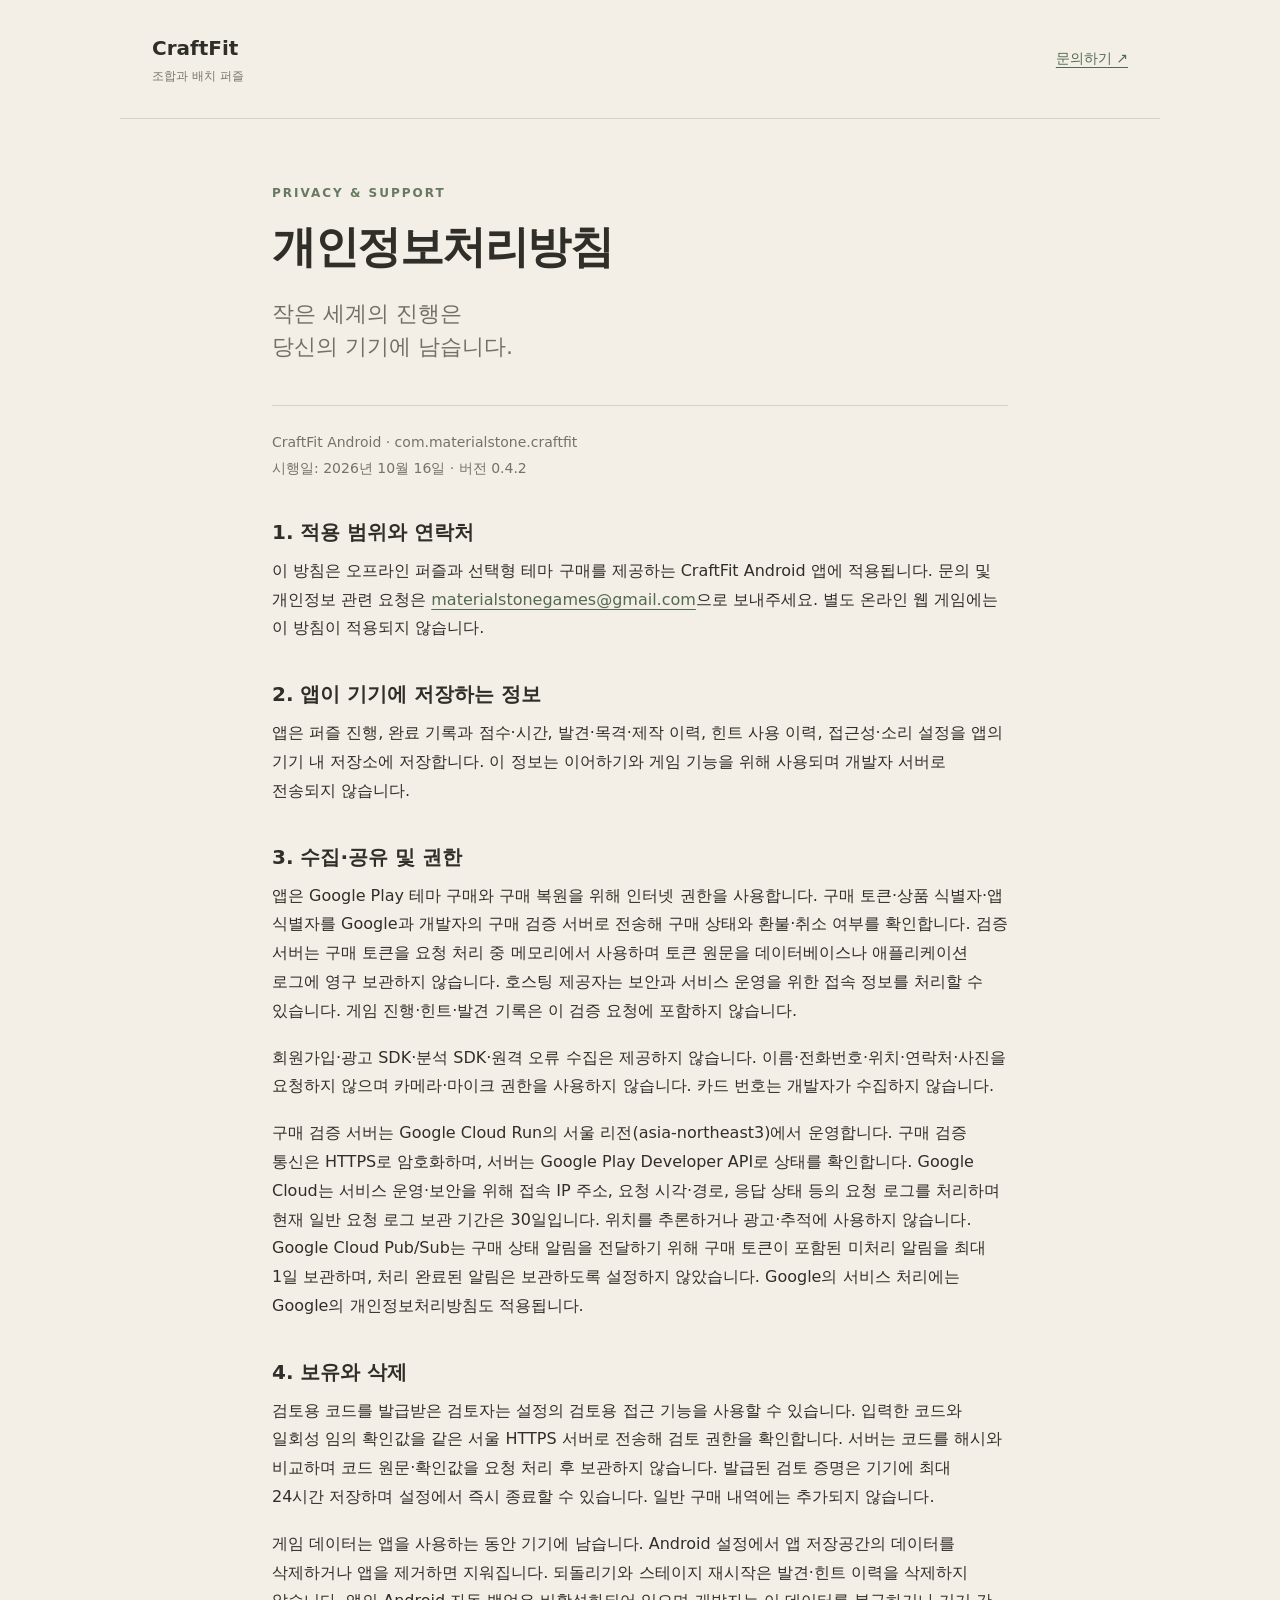
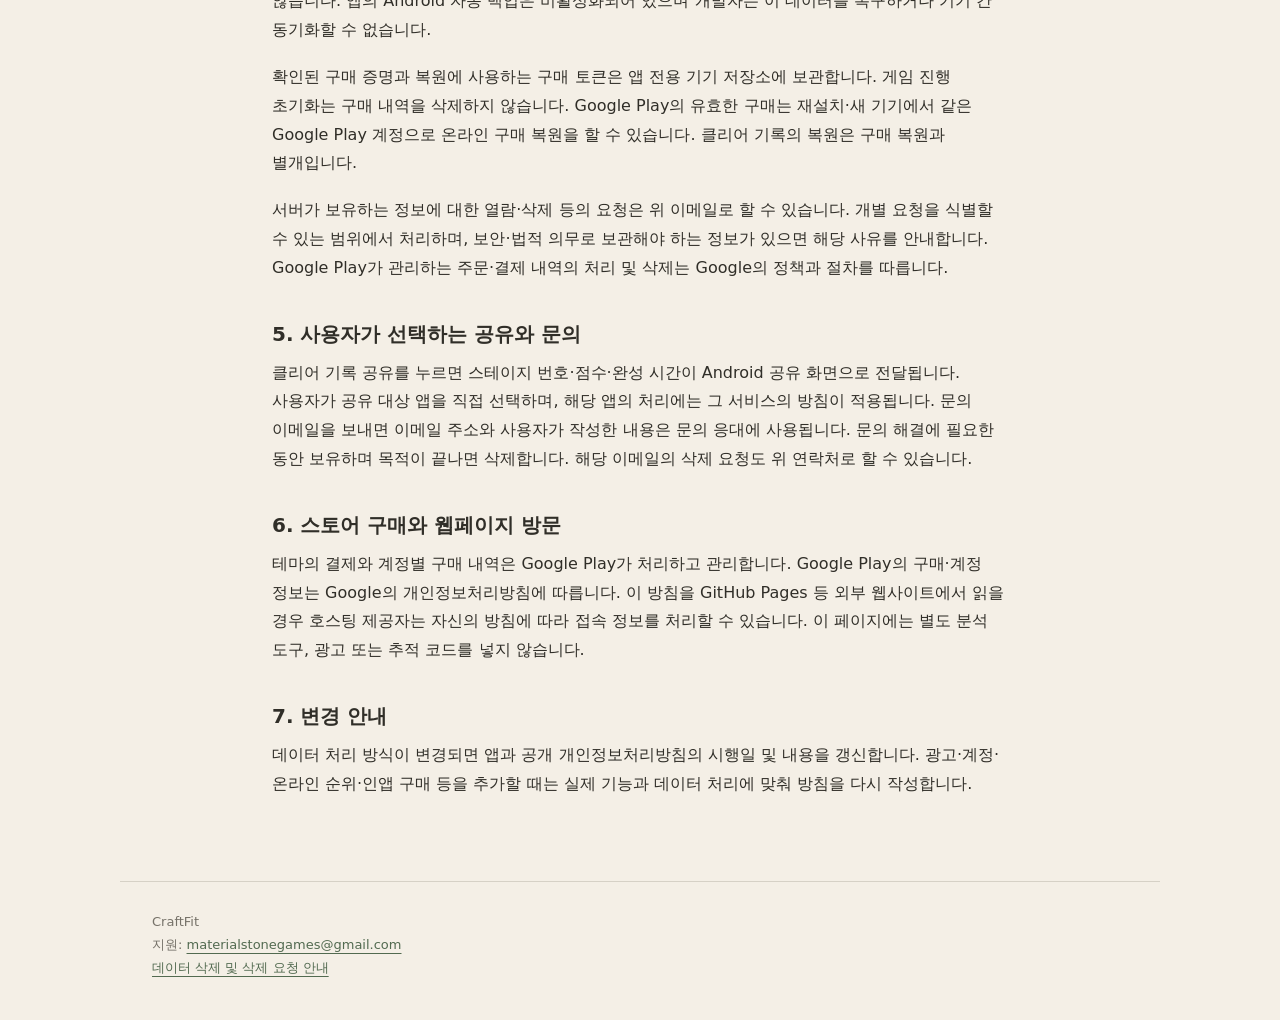
<file: index.html>
<!doctype html>
<html lang="ko"><head><meta charset="utf-8"><meta name="viewport" content="width=device-width,initial-scale=1">
<meta name="description" content="CraftFit 오프라인 Android 앱의 개인정보처리방침과 지원 연락처.">
<meta name="color-scheme" content="light"><title>개인정보처리방침 · CraftFit</title>
<link rel="stylesheet" href="./style.css"></head><body>
<header><a href="./" aria-label="CraftFit 개인정보처리방침">CraftFit<span>조합과 배치 퍼즐</span></a><a href="mailto:materialstonegames@gmail.com">문의하기 ↗</a></header>
<main><div class="eyebrow">PRIVACY & SUPPORT</div><h1>개인정보처리방침</h1><p class="intro">작은 세계의 진행은<br>당신의 기기에 남습니다.</p>
<article>
<p class="muted">CraftFit Android · com.materialstone.craftfit<br>시행일: 2026년 10월 16일 · 버전 0.4.2</p>
<h3>1. 적용 범위와 연락처</h3>
<p>이 방침은 오프라인 퍼즐과 선택형 테마 구매를 제공하는 CraftFit Android 앱에 적용됩니다. 문의 및 개인정보 관련 요청은 <a href="mailto:materialstonegames@gmail.com">materialstonegames@gmail.com</a>으로 보내주세요. 별도 온라인 웹 게임에는 이 방침이 적용되지 않습니다.</p>
<h3>2. 앱이 기기에 저장하는 정보</h3>
<p>앱은 퍼즐 진행, 완료 기록과 점수·시간, 발견·목격·제작 이력, 힌트 사용 이력, 접근성·소리 설정을 앱의 기기 내 저장소에 저장합니다. 이 정보는 이어하기와 게임 기능을 위해 사용되며 개발자 서버로 전송되지 않습니다.</p>
<h3>3. 수집·공유 및 권한</h3>
<p>앱은 Google Play 테마 구매와 구매 복원을 위해 인터넷 권한을 사용합니다. 구매 토큰·상품 식별자·앱 식별자를 Google과 개발자의 구매 검증 서버로 전송해 구매 상태와 환불·취소 여부를 확인합니다. 검증 서버는 구매 토큰을 요청 처리 중 메모리에서 사용하며 토큰 원문을 데이터베이스나 애플리케이션 로그에 영구 보관하지 않습니다. 호스팅 제공자는 보안과 서비스 운영을 위한 접속 정보를 처리할 수 있습니다. 게임 진행·힌트·발견 기록은 이 검증 요청에 포함하지 않습니다.</p>
<p>회원가입·광고 SDK·분석 SDK·원격 오류 수집은 제공하지 않습니다. 이름·전화번호·위치·연락처·사진을 요청하지 않으며 카메라·마이크 권한을 사용하지 않습니다. 카드 번호는 개발자가 수집하지 않습니다.</p>
<p>구매 검증 서버는 Google Cloud Run의 서울 리전(asia-northeast3)에서 운영합니다. 구매 검증 통신은 HTTPS로 암호화하며, 서버는 Google Play Developer API로 상태를 확인합니다. Google Cloud는 서비스 운영·보안을 위해 접속 IP 주소, 요청 시각·경로, 응답 상태 등의 요청 로그를 처리하며 현재 일반 요청 로그 보관 기간은 30일입니다. 위치를 추론하거나 광고·추적에 사용하지 않습니다. Google Cloud Pub/Sub는 구매 상태 알림을 전달하기 위해 구매 토큰이 포함된 미처리 알림을 최대 1일 보관하며, 처리 완료된 알림은 보관하도록 설정하지 않았습니다. Google의 서비스 처리에는 Google의 개인정보처리방침도 적용됩니다.</p>
<h3>4. 보유와 삭제</h3>
<p>검토용 코드를 발급받은 검토자는 설정의 검토용 접근 기능을 사용할 수 있습니다. 입력한 코드와 일회성 임의 확인값을 같은 서울 HTTPS 서버로 전송해 검토 권한을 확인합니다. 서버는 코드를 해시와 비교하며 코드 원문·확인값을 요청 처리 후 보관하지 않습니다. 발급된 검토 증명은 기기에 최대 24시간 저장하며 설정에서 즉시 종료할 수 있습니다. 일반 구매 내역에는 추가되지 않습니다.</p>
<p>게임 데이터는 앱을 사용하는 동안 기기에 남습니다. Android 설정에서 앱 저장공간의 데이터를 삭제하거나 앱을 제거하면 지워집니다. 되돌리기와 스테이지 재시작은 발견·힌트 이력을 삭제하지 않습니다. 앱의 Android 자동 백업은 비활성화되어 있으며 개발자는 이 데이터를 복구하거나 기기 간 동기화할 수 없습니다.</p>
<p>확인된 구매 증명과 복원에 사용하는 구매 토큰은 앱 전용 기기 저장소에 보관합니다. 게임 진행 초기화는 구매 내역을 삭제하지 않습니다. Google Play의 유효한 구매는 재설치·새 기기에서 같은 Google Play 계정으로 온라인 구매 복원을 할 수 있습니다. 클리어 기록의 복원은 구매 복원과 별개입니다.</p>
<p>서버가 보유하는 정보에 대한 열람·삭제 등의 요청은 위 이메일로 할 수 있습니다. 개별 요청을 식별할 수 있는 범위에서 처리하며, 보안·법적 의무로 보관해야 하는 정보가 있으면 해당 사유를 안내합니다. Google Play가 관리하는 주문·결제 내역의 처리 및 삭제는 Google의 정책과 절차를 따릅니다.</p>
<h3>5. 사용자가 선택하는 공유와 문의</h3>
<p>클리어 기록 공유를 누르면 스테이지 번호·점수·완성 시간이 Android 공유 화면으로 전달됩니다. 사용자가 공유 대상 앱을 직접 선택하며, 해당 앱의 처리에는 그 서비스의 방침이 적용됩니다. 문의 이메일을 보내면 이메일 주소와 사용자가 작성한 내용은 문의 응대에 사용됩니다. 문의 해결에 필요한 동안 보유하며 목적이 끝나면 삭제합니다. 해당 이메일의 삭제 요청도 위 연락처로 할 수 있습니다.</p>
<h3>6. 스토어 구매와 웹페이지 방문</h3>
<p>테마의 결제와 계정별 구매 내역은 Google Play가 처리하고 관리합니다. Google Play의 구매·계정 정보는 Google의 개인정보처리방침에 따릅니다. 이 방침을 GitHub Pages 등 외부 웹사이트에서 읽을 경우 호스팅 제공자는 자신의 방침에 따라 접속 정보를 처리할 수 있습니다. 이 페이지에는 별도 분석 도구, 광고 또는 추적 코드를 넣지 않습니다.</p>
<h3>7. 변경 안내</h3>
<p>데이터 처리 방식이 변경되면 앱과 공개 개인정보처리방침의 시행일 및 내용을 갱신합니다. 광고·계정·온라인 순위·인앱 구매 등을 추가할 때는 실제 기능과 데이터 처리에 맞춰 방침을 다시 작성합니다.</p></article></main><footer>CraftFit<br>지원: <a href="mailto:materialstonegames@gmail.com">materialstonegames@gmail.com</a><br><a href="./delete-data.html">데이터 삭제 및 삭제 요청 안내</a></footer>
</body></html>
</file>
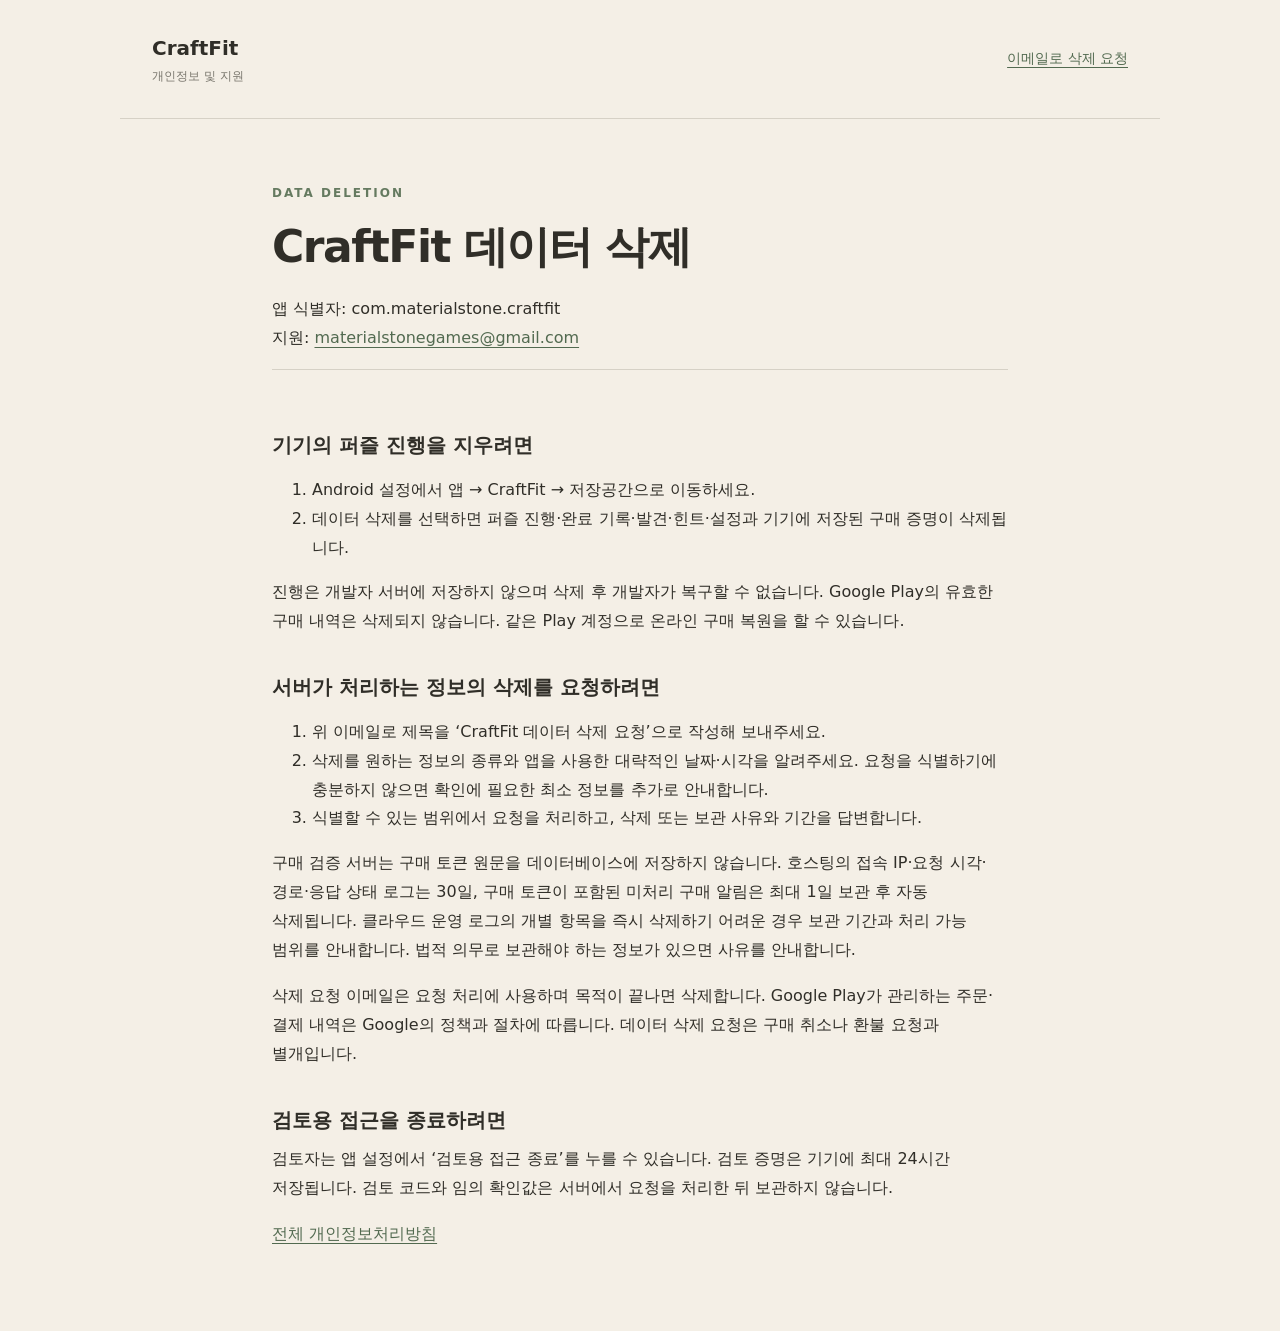
<file: delete-data.html>
<!doctype html><html lang="ko"><head><meta charset="utf-8"><meta name="viewport" content="width=device-width,initial-scale=1"><title>데이터 삭제 요청 · CraftFit</title><link rel="stylesheet" href="./style.css"></head><body><header><a href="./">CraftFit<span>개인정보 및 지원</span></a><a href="mailto:materialstonegames@gmail.com">이메일로 삭제 요청</a></header><main><div class="eyebrow">DATA DELETION</div><h1>CraftFit 데이터 삭제</h1><p>앱 식별자: com.materialstone.craftfit<br>지원: <a href="mailto:materialstonegames@gmail.com?subject=CraftFit%20데이터%20삭제%20요청">materialstonegames@gmail.com</a></p><article><h3>기기의 퍼즐 진행을 지우려면</h3><ol><li>Android 설정에서 앱 → CraftFit → 저장공간으로 이동하세요.</li><li>데이터 삭제를 선택하면 퍼즐 진행·완료 기록·발견·힌트·설정과 기기에 저장된 구매 증명이 삭제됩니다.</li></ol><p>진행은 개발자 서버에 저장하지 않으며 삭제 후 개발자가 복구할 수 없습니다. Google Play의 유효한 구매 내역은 삭제되지 않습니다. 같은 Play 계정으로 온라인 구매 복원을 할 수 있습니다.</p><h3>서버가 처리하는 정보의 삭제를 요청하려면</h3><ol><li>위 이메일로 제목을 ‘CraftFit 데이터 삭제 요청’으로 작성해 보내주세요.</li><li>삭제를 원하는 정보의 종류와 앱을 사용한 대략적인 날짜·시각을 알려주세요. 요청을 식별하기에 충분하지 않으면 확인에 필요한 최소 정보를 추가로 안내합니다.</li><li>식별할 수 있는 범위에서 요청을 처리하고, 삭제 또는 보관 사유와 기간을 답변합니다.</li></ol><p>구매 검증 서버는 구매 토큰 원문을 데이터베이스에 저장하지 않습니다. 호스팅의 접속 IP·요청 시각·경로·응답 상태 로그는 30일, 구매 토큰이 포함된 미처리 구매 알림은 최대 1일 보관 후 자동 삭제됩니다. 클라우드 운영 로그의 개별 항목을 즉시 삭제하기 어려운 경우 보관 기간과 처리 가능 범위를 안내합니다. 법적 의무로 보관해야 하는 정보가 있으면 사유를 안내합니다.</p><p>삭제 요청 이메일은 요청 처리에 사용하며 목적이 끝나면 삭제합니다. Google Play가 관리하는 주문·결제 내역은 Google의 정책과 절차에 따릅니다. 데이터 삭제 요청은 구매 취소나 환불 요청과 별개입니다.</p><h3>검토용 접근을 종료하려면</h3><p>검토자는 앱 설정에서 ‘검토용 접근 종료’를 누를 수 있습니다. 검토 증명은 기기에 최대 24시간 저장됩니다. 검토 코드와 임의 확인값은 서버에서 요청을 처리한 뒤 보관하지 않습니다.</p><p><a href="./">전체 개인정보처리방침</a></p></article></main></body></html>
</file>
<file: style.css>
*{box-sizing:border-box}html{color-scheme:light}body{margin:0;background:#f4efe6;color:#302e28;font:16px/1.8 system-ui,-apple-system,"Segoe UI",sans-serif}a{color:#526a50;text-underline-offset:4px}header{max-width:1040px;margin:auto;padding:30px 32px;border-bottom:1px solid #d6d1c6;display:flex;justify-content:space-between;gap:20px;align-items:center}header a:first-child{text-decoration:none;color:inherit;font-size:20px;font-weight:750}header span{display:block;color:#79766d;font-size:12px;font-weight:500}header a:last-child{font-size:14px}main{max-width:800px;padding:64px 32px;margin:auto}.eyebrow{color:#657a60;font-size:12px;letter-spacing:2px;font-weight:700}h1{font-size:clamp(28px,6vw,44px);line-height:1.3;letter-spacing:-1.5px;margin:14px 0 20px}.intro{font-size:22px;line-height:1.5;color:#737066;margin-bottom:42px}article{border-top:1px solid #d6d1c6;padding-top:24px}article h3{font-size:20px;line-height:1.5;margin:36px 0 10px}article p{margin:0 0 18px;word-break:keep-all;overflow-wrap:anywhere}.muted{color:#767269;font-size:14px}footer{max-width:1040px;padding:28px 32px 40px;margin:auto;border-top:1px solid #d6d1c6;color:#767269;font-size:13px}@media(max-width:480px){header{padding:20px}main{padding:40px 20px}footer{padding:24px 20px}.intro{font-size:20px}}
</file>
